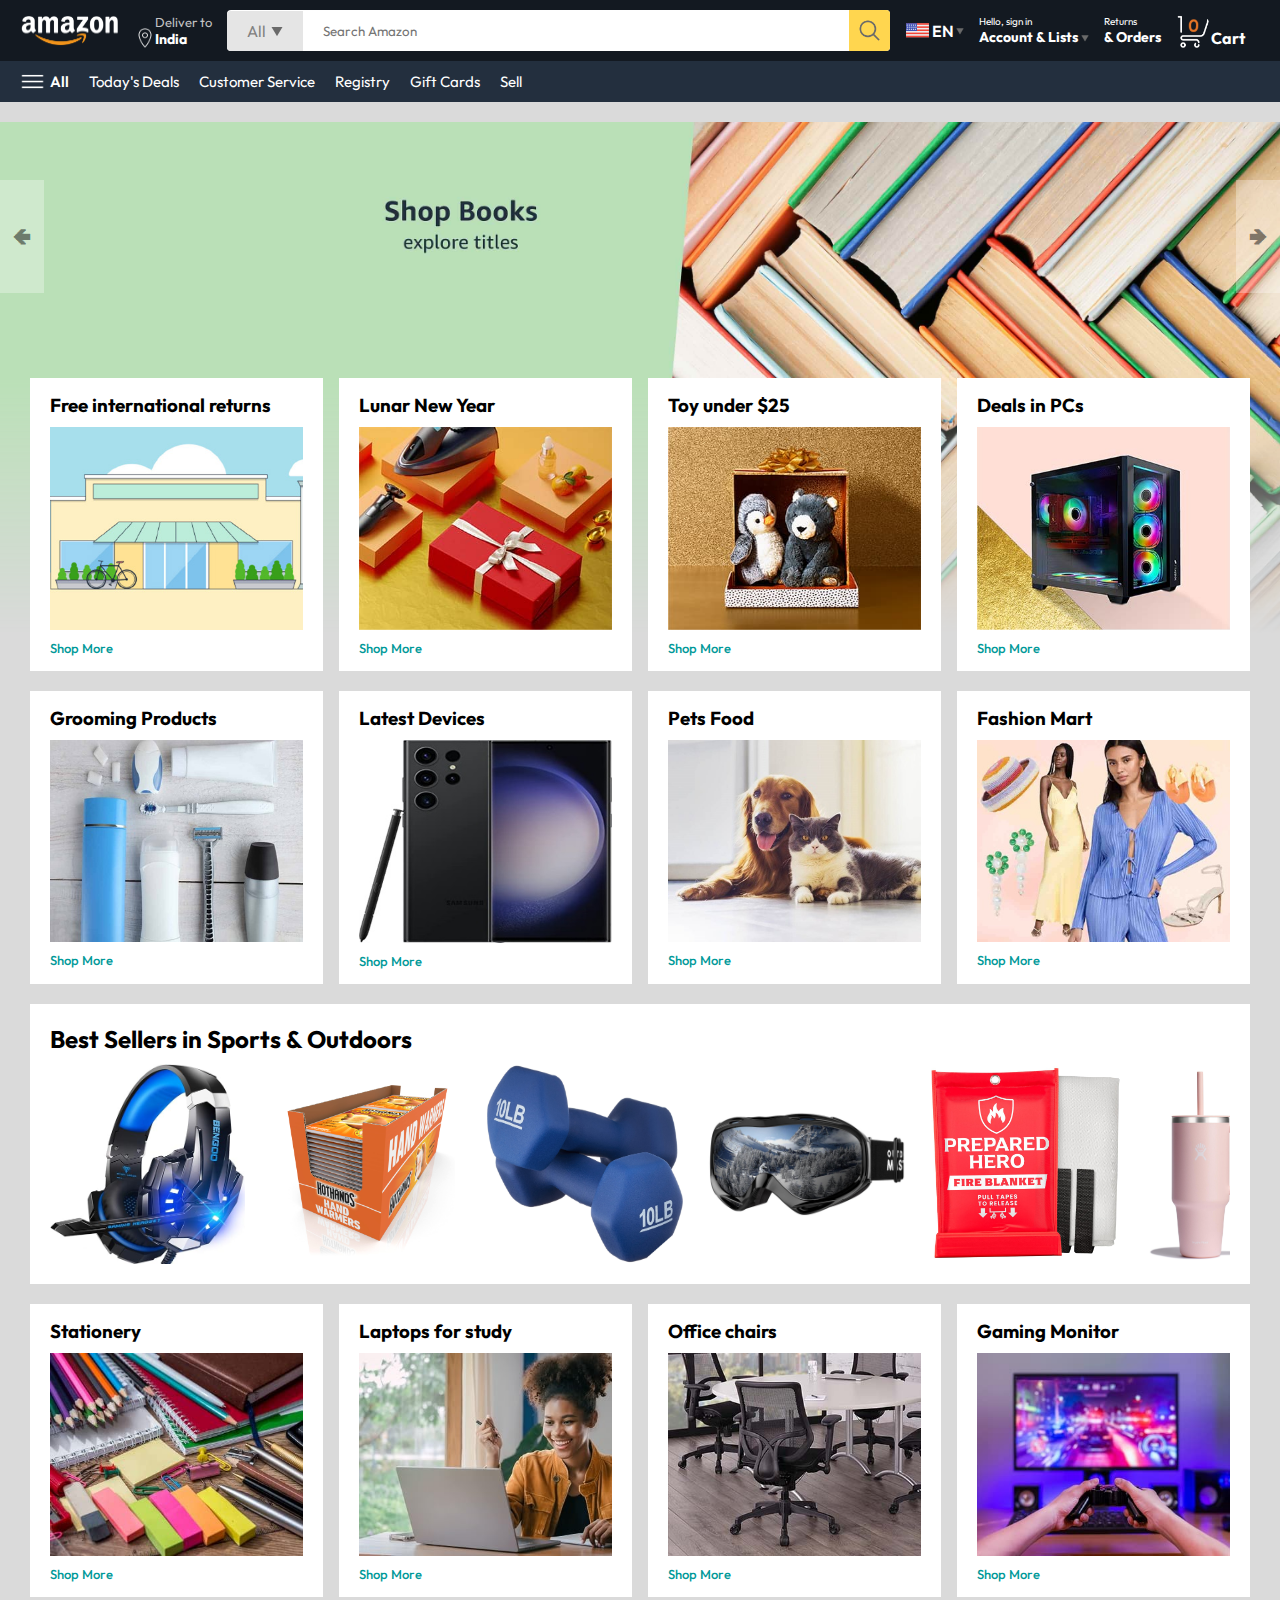
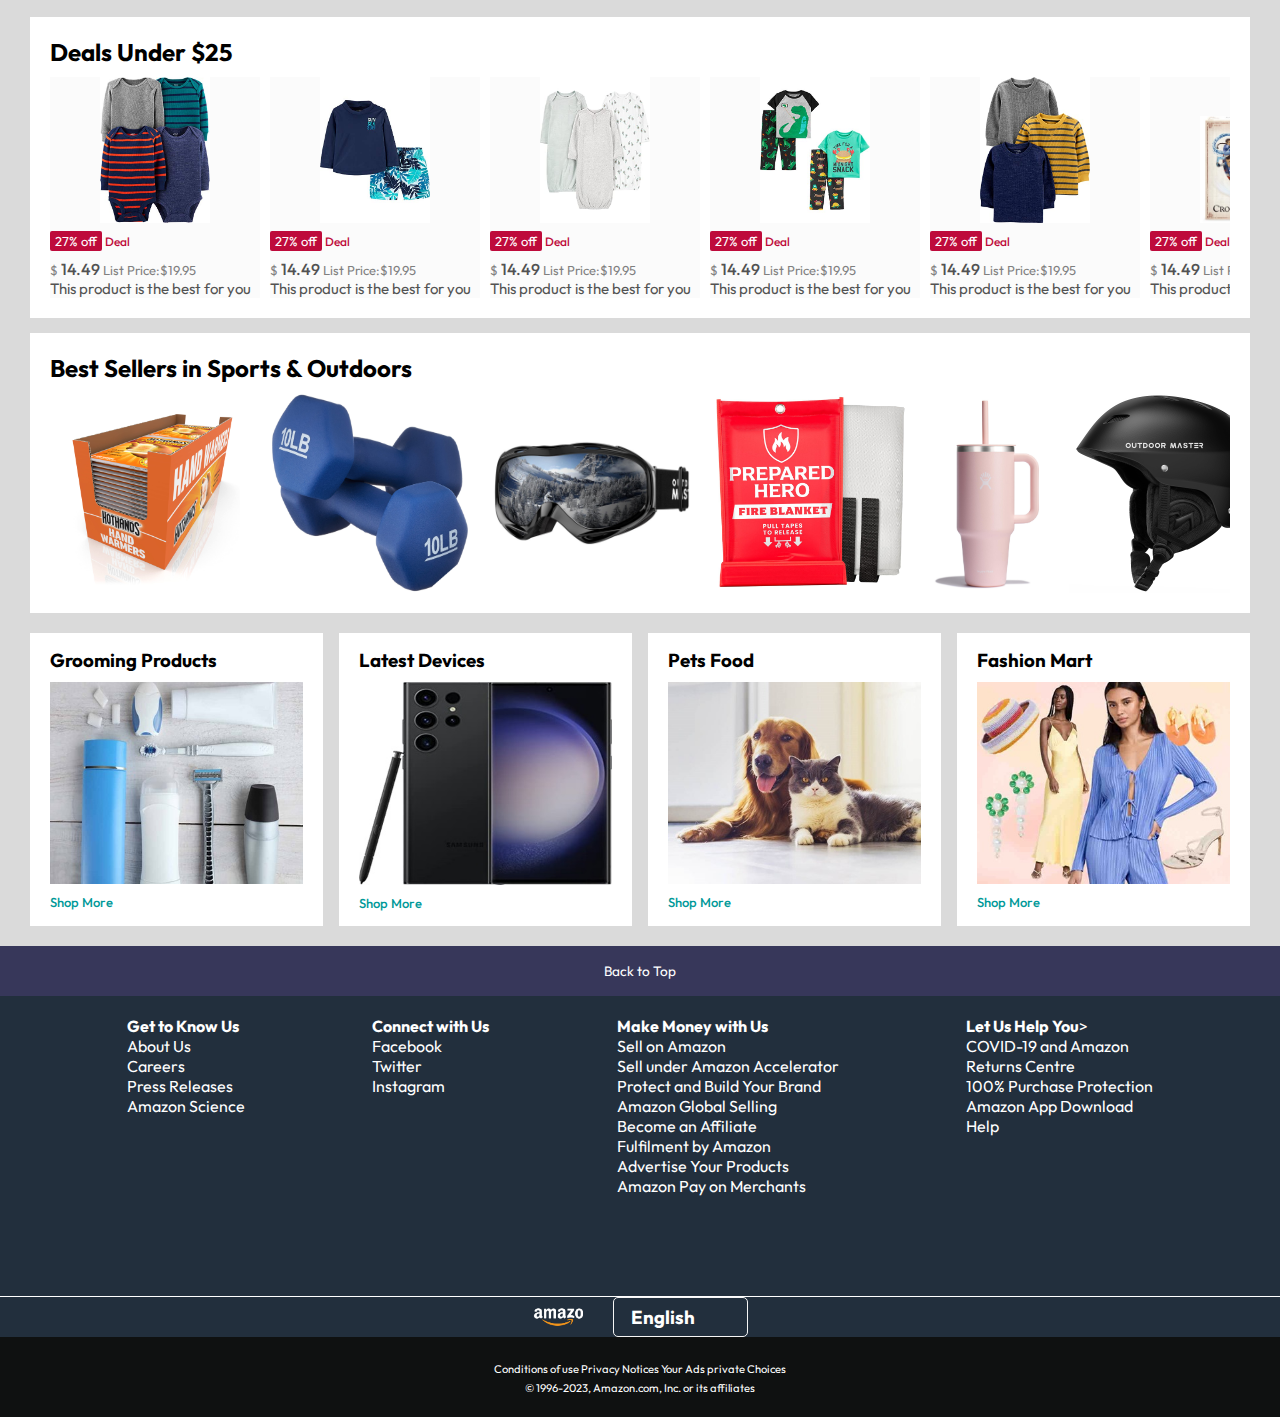
<file: index.html>
<html lang="en">

<head>
    <meta charset="UTF-8">
    <meta name="viewport" content="width=device-width, initial-scale=1.0">
    <title>Amazon Clone</title>
    <link rel="stylesheet" href="./style.css">
</head>

<body>

    <nav>
        <a href="/"><img src="./assets/amazon_logo.png" width="100" alt=""></a>
        <div class="nav-country">
            <img src="./assets/location_icon.png" height="20" alt="">
            <div>
                <p>Deliver to</p>
                <h1>India</h1>
            </div>
        </div>
        <div class="nav-search">
            <div class="nav-search-category">
                <p>All</p>
                <img src="./assets/dropdown_icon.png" height="12" alt="">
            </div>
            <input type="text" class="nav-search-input" placeholder="Search Amazon">
            <img src="./assets/search_icon.png" class="nav-search-icon" alt="">
        </div>
        <div class="nav-language">
            <img src="./assets/us_flag.png" width="25px" alt="">
            <p>EN</p>
            <img src="./assets/dropdown_icon.png" width="8px" alt="">
        </div>
        <div class="nav-texts">
            <p><a href="/login.html">Hello, sign in</a></p>
            <h1>Account & Lists <img src="./assets/dropdown_icon.png" width="8px" alt=""> </h1>
        </div>
        <div class="nav-texts">
            <p>Returns</p>
            <h1>& Orders</h1>
        </div>
        <a href="/login.html" class="mobile-user-icon" style="display: none;">
            <img src="./assets/user.png">
        </a>
        <a href="/cart.html" class="nav-cart">
            <img src="./assets/cart_icon.png" width="35px" alt="">
            <h4>Cart</h4>
        </a>
    </nav>
    <div class="nav-bottom">
        <div>
            <img src="./assets/menu_icon.png" width="25px" alt="">
            <p>All</p>
        </div>
        <p>Today's Deals</p>
        <p>Customer Service</p>
        <p>Registry</p>
        <p>Gift Cards</p>
        <p>Sell</p>
    </div>

    <div class="header-slider" id="slider">
        <a href="#" class="control_prev">&#129144</a>
        <a href="#" class="control_next">&#129146</a>
        <ul>
            <img class="header-img" src="./assets/header1.jpg" alt="">
            <img class="header-img" src="./assets/header2.jpg" alt="">
            <img class="header-img" src="./assets/header3.jpg" alt="">
            <img class="header-img" src="./assets/header4.jpg" alt="">
            <img class="header-img" src="./assets/header5.jpg" alt="">
            <img class="header-img" src="./assets/header6.jpg" alt="">
        </ul>
    </div>

    <div class="header-box box-row">
        <div class="box-col">
            <h3>Free international returns</h3>
            <img src="./assets/box1-1.jpg" alt="">
            <a href="/">Shop More</a>
        </div>
        <div class="box-col">
            <h3>Lunar New Year</h3>
            <img src="./assets/box1-2.jpg" alt="">
            <a href="/">Shop More</a>
        </div>
        <div class="box-col">
            <h3>Toy under $25</h3>
            <img src="./assets/box1-3.jpg" alt="">
            <a href="/">Shop More</a>
        </div>
        <div class="box-col">
            <h3>Deals in PCs</h3>
            <img src="./assets/box1-4.jpg" alt="">
            <a href="/">Shop More</a>
        </div>
    </div>

    <div class="box-row">
        <div class="box-col">
            <h3>Grooming Products</h3>
            <img src="./assets/box2-1.jpg" alt="">
            <a href="/">Shop More</a>
        </div>
        <div class="box-col">
            <h3>Latest Devices</h3>
            <img src="./assets/box2-2.jpg" alt="">
            <a href="/">Shop More</a>
        </div>
        <div class="box-col">
            <h3>Pets Food</h3>
            <img src="./assets/box2-3.jpg" alt="">
            <a href="/">Shop More</a>
        </div>
        <div class="box-col">
            <h3>Fashion Mart</h3>
            <img src="./assets/box2-4.jpg" alt="">
            <a href="/">Shop More</a>
        </div>
    </div>




    <div class="products-slider">
        <h2>Best Sellers in Sports & Outdoors</h2>
        <div class="products">
            <a href="/product.html"><img src="./assets/product_img.jpg" alt=""></a>
            <img src="./assets/product1-1.jpg" alt="">
            <img src="./assets/product1-2.jpg" alt="">
            <img src="./assets/product1-3.jpg" alt="">
            <img src="./assets/product1-4.jpg" alt="">
            <img src="./assets/product1-5.jpg" alt="">
            <img src="./assets/product1-6.jpg" alt="">
            <img src="./assets/product1-7.jpg" alt="">
            <img src="./assets/product1-8.jpg" alt="">
            <img src="./assets/product1-9.jpg" alt="">
            <img src="./assets/product1-10.jpg" alt="">
        </div>
    </div>



    <div class="box-row">
        <div class="box-col">
            <h3>Stationery</h3>
            <img src="./assets/box3-1.jpg" alt="">
            <a href="/">Shop More</a>
        </div>
        <div class="box-col">
            <h3>Laptops for study</h3>
            <img src="./assets/box3-2.jpg" alt="">
            <a href="/">Shop More</a>
        </div>
        <div class="box-col">
            <h3>Office chairs</h3>
            <img src="./assets/box3-3.jpg" alt="">
            <a href="/">Shop More</a>
        </div>
        <div class="box-col">
            <h3>Gaming Monitor</h3>
            <img src="./assets/box3-4.jpg" alt="">
            <a href="/">Shop More</a>
        </div>
    </div>



    <div class="products-slider-with-price">
        <h2>Deals Under $25</h2>
        <div class="products">
            <div class="product-card">
                <div class="product-img-container">
                    <img src="./assets/product2-1.jpg" alt="">
                </div>
                <div class="product-offer">
                    <p>27% off</p> <span>Deal</span>
                </div>
                <p class="product-price">$ <span>14.49</span> List Price:$19.95</p>
                <h4>This product is the best for you</h4>
            </div>
            <div class="product-card">
                <div class="product-img-container">
                    <img src="./assets/product2-2.jpg" alt="">
                </div>
                <div class="product-offer">
                    <p>27% off</p> <span>Deal</span>
                </div>
                <p class="product-price">$ <span>14.49</span> List Price:$19.95</p>
                <h4>This product is the best for you</h4>
            </div>
            <div class="product-card">
                <div class="product-img-container">
                    <img src="./assets/product2-3.jpg" alt="">
                </div>
                <div class="product-offer">
                    <p>27% off</p> <span>Deal</span>
                </div>
                <p class="product-price">$ <span>14.49</span> List Price:$19.95</p>
                <h4>This product is the best for you</h4>
            </div>
            <div class="product-card">
                <div class="product-img-container">
                    <img src="./assets/product2-4.jpg" alt="">
                </div>
                <div class="product-offer">
                    <p>27% off</p> <span>Deal</span>
                </div>
                <p class="product-price">$ <span>14.49</span> List Price:$19.95</p>
                <h4>This product is the best for you</h4>
            </div>
            <div class="product-card">
                <div class="product-img-container">
                    <img src="./assets/product2-5.jpg" alt="">
                </div>
                <div class="product-offer">
                    <p>27% off</p> <span>Deal</span>
                </div>
                <p class="product-price">$ <span>14.49</span> List Price:$19.95</p>
                <h4>This product is the best for you</h4>
            </div>
            <div class="product-card">
                <div class="product-img-container">
                    <img src="./assets/product2-6.jpg" alt="">
                </div>
                <div class="product-offer">
                    <p>27% off</p> <span>Deal</span>
                </div>
                <p class="product-price">$ <span>14.49</span> List Price:$19.95</p>
                <h4>This product is the best for you</h4>
            </div>
            <div class="product-card">
                <div class="product-img-container">
                    <img src="./assets/product2-7.jpg" alt="">
                </div>
                <div class="product-offer">
                    <p>27% off</p> <span>Deal</span>
                </div>
                <p class="product-price">$ <span>14.49</span> List Price:$19.95</p>
                <h4>This product is the best for you</h4>
            </div>
            <div class="product-card">
                <div class="product-img-container">
                    <img src="./assets/product2-8.jpg" alt="">
                </div>
                <div class="product-offer">
                    <p>27% off</p> <span>Deal</span>
                </div>
                <p class="product-price">$ <span>14.49</span> List Price:$19.95</p>
                <h4>This product is the best for you</h4>
            </div>
            <div class="product-card">
                <div class="product-img-container">
                    <img src="./assets/product2-9.jpg" alt="">
                </div>
                <div class="product-offer">
                    <p>27% off</p> <span>Deal</span>
                </div>
                <p class="product-price">$ <span>14.49</span> List Price:$19.95</p>
                <h4>This product is the best for you</h4>
            </div>
            <div class="product-card">
                <div class="product-img-container">
                    <img src="./assets/product2-10.jpg" alt="">
                </div>
                <div class="product-offer">
                    <p>27% off</p> <span>Deal</span>
                </div>
                <p class="product-price">$ <span>14.49</span> List Price:$19.95</p>
                <h4>This product is the best for you</h4>
            </div>
            <div class="product-card">
                <div class="product-img-container">
                    <img src="./assets/product2-11.jpg" alt="">
                </div>
                <div class="product-offer">
                    <p>27% off</p> <span>Deal</span>
                </div>
                <p class="product-price">$ <span>14.49</span> List Price:$19.95</p>
                <h4>This product is the best for you</h4>
            </div>
        </div>
    </div>



    <div class="products-slider">
        <h2>Best Sellers in Sports & Outdoors</h2>
        <div class="products">
            <img src="./assets/product1-1.jpg" alt="">
            <img src="./assets/product1-2.jpg" alt="">
            <img src="./assets/product1-3.jpg" alt="">
            <img src="./assets/product1-4.jpg" alt="">
            <img src="./assets/product1-5.jpg" alt="">
            <img src="./assets/product1-6.jpg" alt="">
            <img src="./assets/product1-7.jpg" alt="">
            <img src="./assets/product1-8.jpg" alt="">
            <img src="./assets/product1-9.jpg" alt="">
            <img src="./assets/product1-10.jpg" alt="">
        </div>
    </div>



    <div class="box-row">
        <div class="box-col">
            <h3>Grooming Products</h3>
            <img src="./assets/box2-1.jpg" alt="">
            <a href="/">Shop More</a>
        </div>
        <div class="box-col">
            <h3>Latest Devices</h3>
            <img src="./assets/box2-2.jpg" alt="">
            <a href="/">Shop More</a>
        </div>
        <div class="box-col">
            <h3>Pets Food</h3>
            <img src="./assets/box2-3.jpg" alt="">
            <a href="/">Shop More</a>
        </div>
        <div class="box-col">
            <h3>Fashion Mart</h3>
            <img src="./assets/box2-4.jpg" alt="">
            <a href="/">Shop More</a>
        </div>
    </div>



    <footer>
        <div class="foot-panel1">
            <a href="#" >Back to Top</a>
        </div>
        <div class="foot-panel2">
            <ul>
                <p><b>Get to Know Us</b></p>
                <p>About Us</p>
                <p>Careers</p>
                <p>Press Releases</p>
                <p>Amazon Science</p>
            </ul>
            <ul>
                <p><b>Connect with Us</b></p>
                <p>Facebook</p>
                <p>Twitter</p>
                <p>Instagram</p>
            
            </ul>
            <ul>
                <p><b>Make Money with Us</b></p>
                <p>Sell on Amazon</p>
                <p>Sell under Amazon Accelerator</p>
                <p>Protect and Build Your Brand</p>
                <p>Amazon Global Selling</p>
                <p>Become an Affiliate</p>
                <p>Fulfilment by Amazon</p>
                <p>Advertise Your Products</p>
                <p>Amazon Pay on Merchants</p>
            </ul>
            <ul>
                <p><b>Let Us Help You</b>></p>
                <p>COVID-19 and Amazon</p>
                <p>Returns Centre</p>
                <p>100% Purchase Protection</p>
                <p>Amazon App Download</p>
                <p>Help</p>
            </ul>
        </div>
        <div class="foot-panel3">
            <div class="logo"></div>
            <div class="english">
                <div class="lang-button">
                    <div class="global"> <i class="fa-solid fa-globe"></i></div>
                    <h3>English</h3>
                </div>
                <div class="as2">
                    <i id="up" class="fa-solid fa-sort-up"></i>
                    <i id="down" class="fa-solid fa-sort-down"></i>
                </div>
            </div>

        </div>
        <div class="footpanel4">
            <div class="pages">
                <a>Conditions of use</a>
                <a>Privacy Notices</a>
                <a>Your Ads private Choices</a>
            </div>
            <div class="copyright">
                © 1996-2023, Amazon.com, Inc. or its affiliates
            </div>
        </div>
    </footer>
    <script src="./script.js"></script>
</body>

</html>
</file>
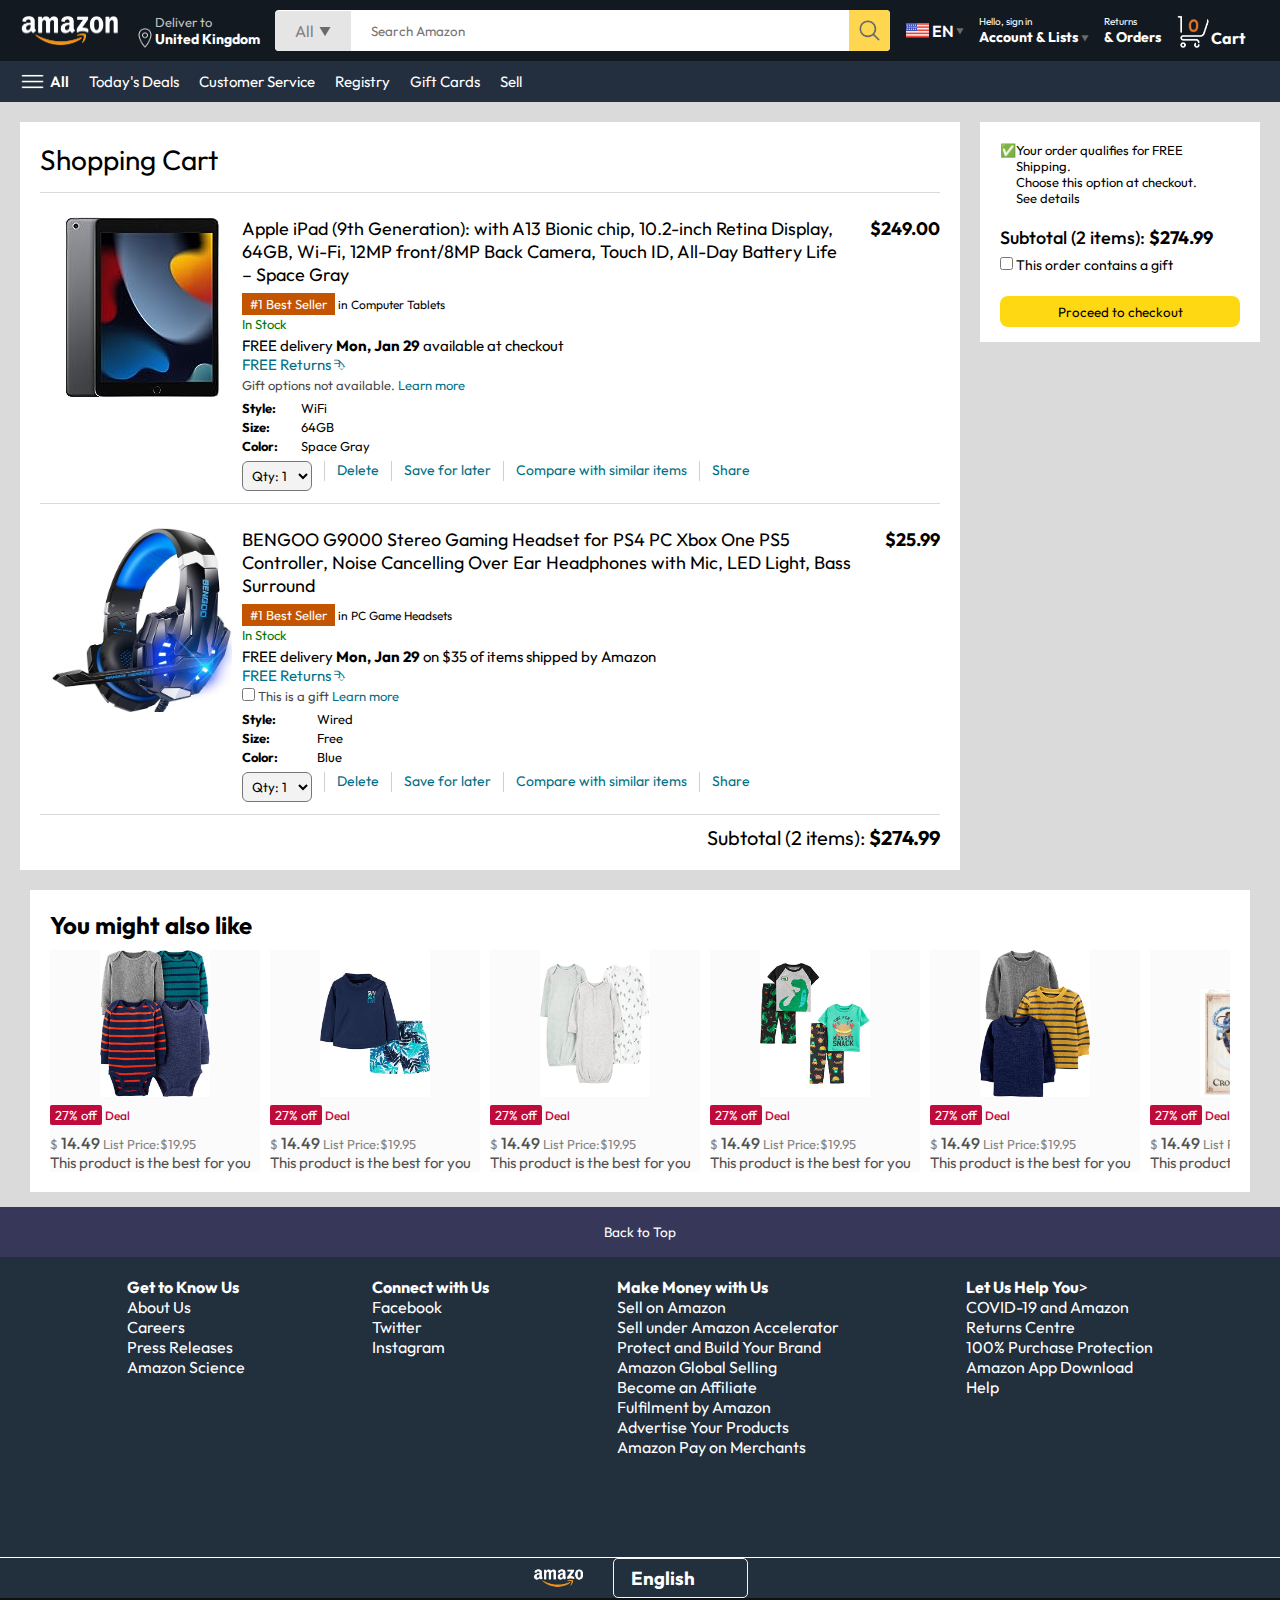
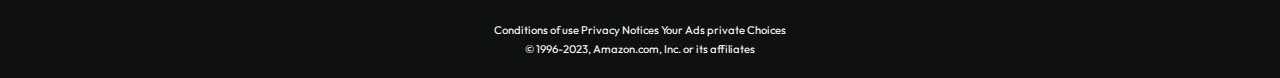
<file: cart.html>
<html lang="en">

<head>
    <meta charset="UTF-8">
    <meta name="viewport" content="width=device-width, initial-scale=1.0">
    <title>Cart</title>
    <link rel="stylesheet" href="./cart.css">
    <link rel="stylesheet" href="./style.css">
</head>

<body>
    <nav>
        <a href="/"><img src="./assets/amazon_logo.png" width="100" alt=""></a>
        <div class="nav-country">
            <img src="./assets/location_icon.png" height="20" alt="">
            <div>
                <p>Deliver to</p>
                <h1>United Kingdom</h1>
            </div>
        </div>
        <div class="nav-search">
            <div class="nav-search-category">
                <p>All</p>
                <img src="./assets/dropdown_icon.png" height="12" alt="">
            </div>
            <input type="text" class="nav-search-input" placeholder="Search Amazon">
            <img src="./assets/search_icon.png" class="nav-search-icon" alt="">
        </div>
        <div class="nav-language">
            <img src="./assets/us_flag.png" width="25px" alt="">
            <p>EN</p>
            <img src="./assets/dropdown_icon.png" width="8px" alt="">
        </div>
        <div class="nav-texts">
            <p><a href="/login.html">Hello, sign in</a></p>
            <h1>Account & Lists <img src="./assets/dropdown_icon.png" width="8px" alt=""> </h1>
        </div>
        <div class="nav-texts">
            <p>Returns</p>
            <h1>& Orders</h1>
        </div>
        <a href="/login.html" class="mobile-user-icon" style="display: none;">
            <img src="./assets/user.png">
        </a>
        <a href="/cart.html" class="nav-cart">
            <img src="./assets/cart_icon.png" width="35px" alt="">
            <h4>Cart</h4>
        </a>
    </nav>
    <div class="nav-bottom">
        <div>
            <img src="./assets/menu_icon.png" width="25px" alt="">
            <p>All</p>
        </div>
        <p>Today's Deals</p>
        <p>Customer Service</p>
        <p>Registry</p>
        <p>Gift Cards</p>
        <a href="./product.html">Sell</a>
    </div>

    <div class="cart">
        <div class="cart-left">
            <h1>Shopping Cart</h1>
            <hr>
            <div class="product-cart-list">
                <img src="./assets/ipad_img.jpg" alt="">
                <div>
                    <div class="product-cart-titleprice">
                        <p>Apple iPad (9th Generation): with A13 Bionic chip, 10.2-inch Retina Display, 64GB, Wi-Fi,
                            12MP front/8MP Back Camera, Touch ID, All-Day Battery Life – Space Gray</p>
                        <p><b>$249.00</b></p>
                    </div>
                    <p class="product-cart-bestseller"><span>#1 Best Seller</span> in Computer Tablets</p>
                    <p class="product-cart-stock">In Stock</p>
                    <p class="product-cart-delivery">FREE delivery <b>Mon, Jan 29</b> available at checkout</p>
                    <p class="product-cart-returns">FREE Returns &#11191</p>
                    <p class="product-cart-giftoption">Gift options not available. <span>Learn more</span></p>
                    <div class="product-cart-specs">
                        <p><b>Style:</b></p>
                        <p>WiFi</p>
                        <p><b>Size:</b></p>
                        <p>64GB</p>
                        <p><b>Color:</b></p>
                        <p>Space Gray</p>
                    </div>
                    <div class="product-cart-list-action">
                        <select>
                            <option value="Qty: 1">Qty: 1</option>
                            <option value="Qty: 2">Qty: 2</option>
                            <option value="Qty: 3">Qty: 3</option>
                            <option value="Qty: 4">Qty: 4</option>
                            <option value="Qty: 5">Qty: 5</option>
                        </select>
                        <hr>
                        <p class="action-btn">Delete</p>
                        <hr>
                        <p class="action-btn">Save for later</p>
                        <hr>
                        <p class="action-btn">Compare with similar items</p>
                        <hr>
                        <p class="action-btn">Share</p>
                    </div>
                </div>
            </div>
            <hr>
            <div class="product-cart-list">
                <img src="./assets/product_img.jpg" width="180px" alt="">
                <div>
                    <div class="product-cart-titleprice">
                        <p>BENGOO G9000 Stereo Gaming Headset for PS4 PC Xbox One PS5 Controller, Noise Cancelling Over
                            Ear Headphones with Mic, LED Light, Bass Surround</p>
                        <p><b>$25.99</b></p>
                    </div>
                    <p class="product-cart-bestseller"><span>#1 Best Seller</span> in PC Game Headsets</p>
                    <p class="product-cart-stock">In Stock</p>
                    <p class="product-cart-delivery">FREE delivery <b>Mon, Jan 29</b> on $35 of items shipped by Amazon
                    </p>
                    <p class="product-cart-returns">FREE Returns &#11191</p>
                    <p class="product-cart-giftoption"><input type="checkbox"> This is a gift <span>Learn more</span>
                    </p>
                    <div class="product-cart-specs">
                        <p><b>Style:</b></p>
                        <p>Wired</p>
                        <p><b>Size:</b></p>
                        <p>Free</p>
                        <p><b>Color:</b></p>
                        <p>Blue</p>
                    </div>
                    <div class="product-cart-list-action">
                        <select>
                            <option value="Qty: 1">Qty: 1</option>
                            <option value="Qty: 2">Qty: 2</option>
                            <option value="Qty: 3">Qty: 3</option>
                            <option value="Qty: 4">Qty: 4</option>
                            <option value="Qty: 5">Qty: 5</option>
                        </select>
                        <hr>
                        <p class="action-btn">Delete</p>
                        <hr>
                        <p class="action-btn">Save for later</p>
                        <hr>
                        <p class="action-btn">Compare with similar items</p>
                        <hr>
                        <p class="action-btn">Share</p>
                    </div>
                </div>
            </div>
            <hr>
            <div class="cart-list-subtotal">
                Subtotal (2 items): <b>$274.99</b>
            </div>
        </div>
        <div class="cart-right">
            <div class="cart-free-delivery">
                <p>&#x2705</p>
                <p>Your order qualifies for FREE Shipping. <br> Choose this option at checkout. <br> See details</p>
            </div>
            <p class="cart-subtotal">Subtotal (2 items): <b>$274.99</b></p>
            <p class="cart-right-gift"><input type="checkbox"> This order contains a gift</p>
            <button>Proceed to checkout</button>
        </div>
    </div>

    <section class="products-slider-with-price">
        <h2>You might also like</h2>
        <div class="products">
            <div class="product-card">
                <div class="product-img-container">
                    <img src="./assets/product2-1.jpg" alt="">
                </div>
                <div class="product-offer">
                    <p>27% off</p> <span>Deal</span>
                </div>
                <p class="product-price">$ <span>14.49</span> List Price:$19.95</p>
                <h4>This product is the best for you</h4>
            </div>
            <div class="product-card">
                <div class="product-img-container">
                    <img src="./assets/product2-2.jpg" alt="">
                </div>
                <div class="product-offer">
                    <p>27% off</p> <span>Deal</span>
                </div>
                <p class="product-price">$ <span>14.49</span> List Price:$19.95</p>
                <h4>This product is the best for you</h4>
            </div>
            <div class="product-card">
                <div class="product-img-container">
                    <img src="./assets/product2-3.jpg" alt="">
                </div>
                <div class="product-offer">
                    <p>27% off</p> <span>Deal</span>
                </div>
                <p class="product-price">$ <span>14.49</span> List Price:$19.95</p>
                <h4>This product is the best for you</h4>
            </div>
            <div class="product-card">
                <div class="product-img-container">
                    <img src="./assets/product2-4.jpg" alt="">
                </div>
                <div class="product-offer">
                    <p>27% off</p> <span>Deal</span>
                </div>
                <p class="product-price">$ <span>14.49</span> List Price:$19.95</p>
                <h4>This product is the best for you</h4>
            </div>
            <div class="product-card">
                <div class="product-img-container">
                    <img src="./assets/product2-5.jpg" alt="">
                </div>
                <div class="product-offer">
                    <p>27% off</p> <span>Deal</span>
                </div>
                <p class="product-price">$ <span>14.49</span> List Price:$19.95</p>
                <h4>This product is the best for you</h4>
            </div>
            <div class="product-card">
                <div class="product-img-container">
                    <img src="./assets/product2-6.jpg" alt="">
                </div>
                <div class="product-offer">
                    <p>27% off</p> <span>Deal</span>
                </div>
                <p class="product-price">$ <span>14.49</span> List Price:$19.95</p>
                <h4>This product is the best for you</h4>
            </div>
            <div class="product-card">
                <div class="product-img-container">
                    <img src="./assets/product2-7.jpg" alt="">
                </div>
                <div class="product-offer">
                    <p>27% off</p> <span>Deal</span>
                </div>
                <p class="product-price">$ <span>14.49</span> List Price:$19.95</p>
                <h4>This product is the best for you</h4>
            </div>
            <div class="product-card">
                <div class="product-img-container">
                    <img src="./assets/product2-8.jpg" alt="">
                </div>
                <div class="product-offer">
                    <p>27% off</p> <span>Deal</span>
                </div>
                <p class="product-price">$ <span>14.49</span> List Price:$19.95</p>
                <h4>This product is the best for you</h4>
            </div>
            <div class="product-card">
                <div class="product-img-container">
                    <img src="./assets/product2-9.jpg" alt="">
                </div>
                <div class="product-offer">
                    <p>27% off</p> <span>Deal</span>
                </div>
                <p class="product-price">$ <span>14.49</span> List Price:$19.95</p>
                <h4>This product is the best for you</h4>
            </div>
            <div class="product-card">
                <div class="product-img-container">
                    <img src="./assets/product2-10.jpg" alt="">
                </div>
                <div class="product-offer">
                    <p>27% off</p> <span>Deal</span>
                </div>
                <p class="product-price">$ <span>14.49</span> List Price:$19.95</p>
                <h4>This product is the best for you</h4>
            </div>
            <div class="product-card">
                <div class="product-img-container">
                    <img src="./assets/product2-11.jpg" alt="">
                </div>
                <div class="product-offer">
                    <p>27% off</p> <span>Deal</span>
                </div>
                <p class="product-price">$ <span>14.49</span> List Price:$19.95</p>
                <h4>This product is the best for you</h4>
            </div>
            <div class="product-card">
                <div class="product-img-container">
                    <img src="./assets/product2-12.jpg" alt="">
                </div>
                <div class="product-offer">
                    <p>27% off</p> <span>Deal</span>
                </div>
                <p class="product-price">$ <span>14.49</span> List Price:$19.95</p>
                <h4>This product is the best for you</h4>
            </div>
        </div>
    </section>

    <footer>
        <div class="foot-panel1">
            <a href="#" >Back to Top</a>
        </div>
        <div class="foot-panel2">
            <ul>
                <p><b>Get to Know Us</b></p>
                <p>About Us</p>
                <p>Careers</p>
                <p>Press Releases</p>
                <p>Amazon Science</p>
            </ul>
            <ul>
                <p><b>Connect with Us</b></p>
                <p>Facebook</p>
                <p>Twitter</p>
                <p>Instagram</p>
            
            </ul>
            <ul>
                <p><b>Make Money with Us</b></p>
                <p>Sell on Amazon</p>
                <p>Sell under Amazon Accelerator</p>
                <p>Protect and Build Your Brand</p>
                <p>Amazon Global Selling</p>
                <p>Become an Affiliate</p>
                <p>Fulfilment by Amazon</p>
                <p>Advertise Your Products</p>
                <p>Amazon Pay on Merchants</p>
            </ul>
            <ul>
                <p><b>Let Us Help You</b>></p>
                <p>COVID-19 and Amazon</p>
                <p>Returns Centre</p>
                <p>100% Purchase Protection</p>
                <p>Amazon App Download</p>
                <p>Help</p>
            </ul>
        </div>
        <div class="foot-panel3">
            <div class="logo"></div>
            <div class="english">
                <div class="lang-button">
                    <div class="global"> <i class="fa-solid fa-globe"></i></div>
                    <h3>English</h3>
                </div>
                <div class="as2">
                    <i id="up" class="fa-solid fa-sort-up"></i>
                    <i id="down" class="fa-solid fa-sort-down"></i>
                </div>
            </div>

        </div>
        <div class="footpanel4">
            <div class="pages">
                <a>Conditions of use</a>
                <a>Privacy Notices</a>
                <a>Your Ads private Choices</a>
            </div>
            <div class="copyright">
                © 1996-2023, Amazon.com, Inc. or its affiliates
            </div>
        </div>
    </footer>


<script>
    const scrollContainer = document.querySelectorAll(".products");
        for (const item of scrollContainer) {
            item.addEventListener("wheel", (evt) => {
            evt.preventDefault();
            item.scrollLeft += evt.deltaY;
        });
    }
</script>
</body>

</html>
</file>
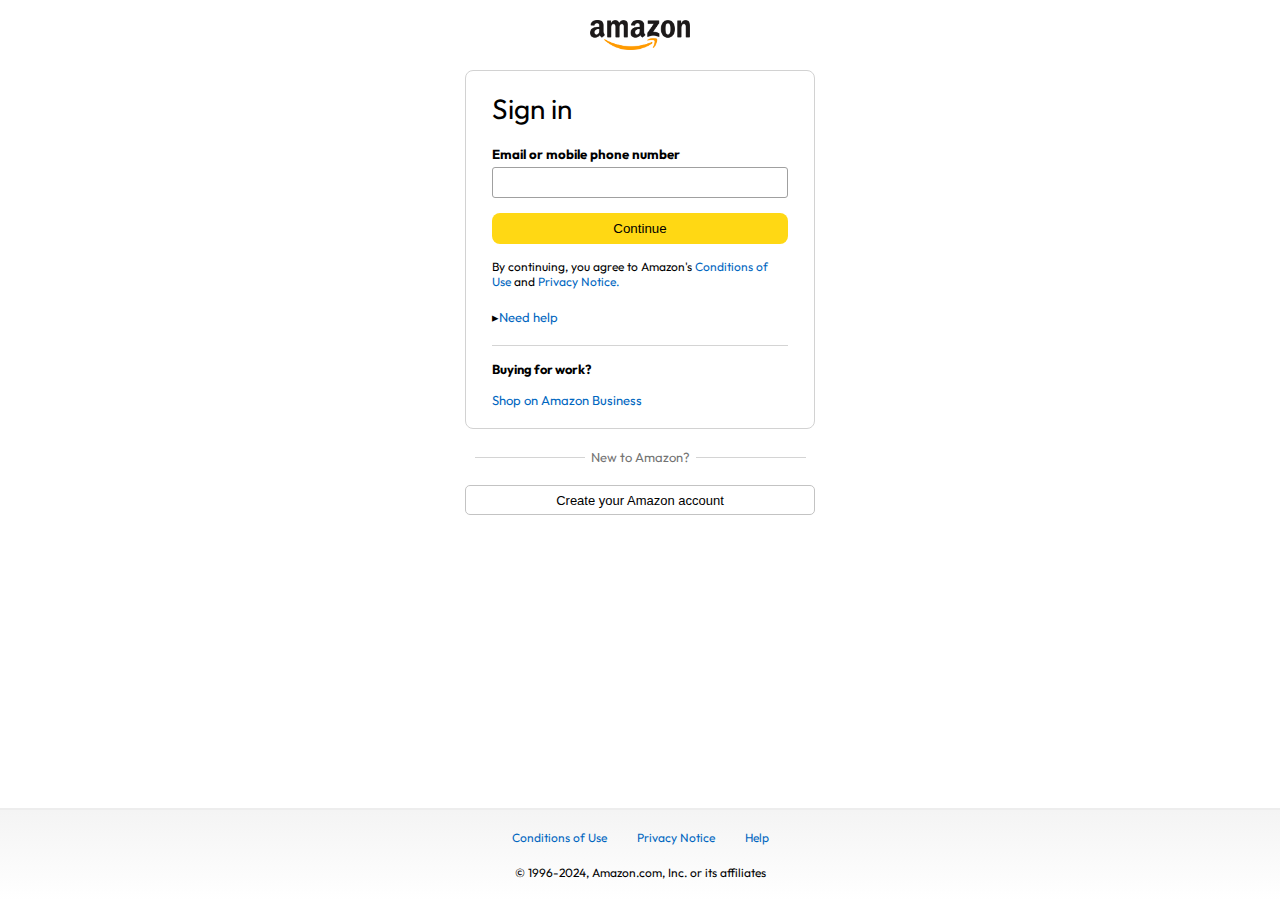
<file: login.html>
<html lang="en">
<head>
    <meta charset="UTF-8">
    <meta name="viewport" content="width=device-width, initial-scale=1.0">
    <title>Login</title>
    <link rel="stylesheet" href="./login.css">
</head>
<body>
    <a href="/"><img class="logo" src="./assets/amazon_logo_dark.png" width="100px" alt=""></a>
    <div class="login-container">
        <h1 class="login-title">Sign in</h1>
        <h5 class="input-lable">Email or mobile phone number</h5>
        <input type="text" >
        <button>Continue</button>
        <p class="login-condition">By continuing, you agree to Amazon's <span>Conditions of Use</span> and <span>Privacy Notice.</span></p>
        <p class="login-help">&#9656<span>Need help</span></p>
        <hr>
        <h4>Buying for work?</h4>
        <p class="login-business"><span>Shop on Amazon Business</span></p>
    </div>
    <div class="login-section-text">
        <hr><p>New to Amazon?</p><hr>
    </div>
    <a href="./signup.html"><button class="login-signup-btn">Create your Amazon account</button></a>
    <footer>
        <div class="footer-links">
            <a href="#"> Conditions of Use </a>
            <a href="#"> Privacy Notice </a>
            <a href="#"> Help </a>
        </div>
        <p class="footer-copyright">
            © 1996-2024, Amazon.com, Inc. or its affiliates
        </p>
    </footer>
</body>
</html>
</file>
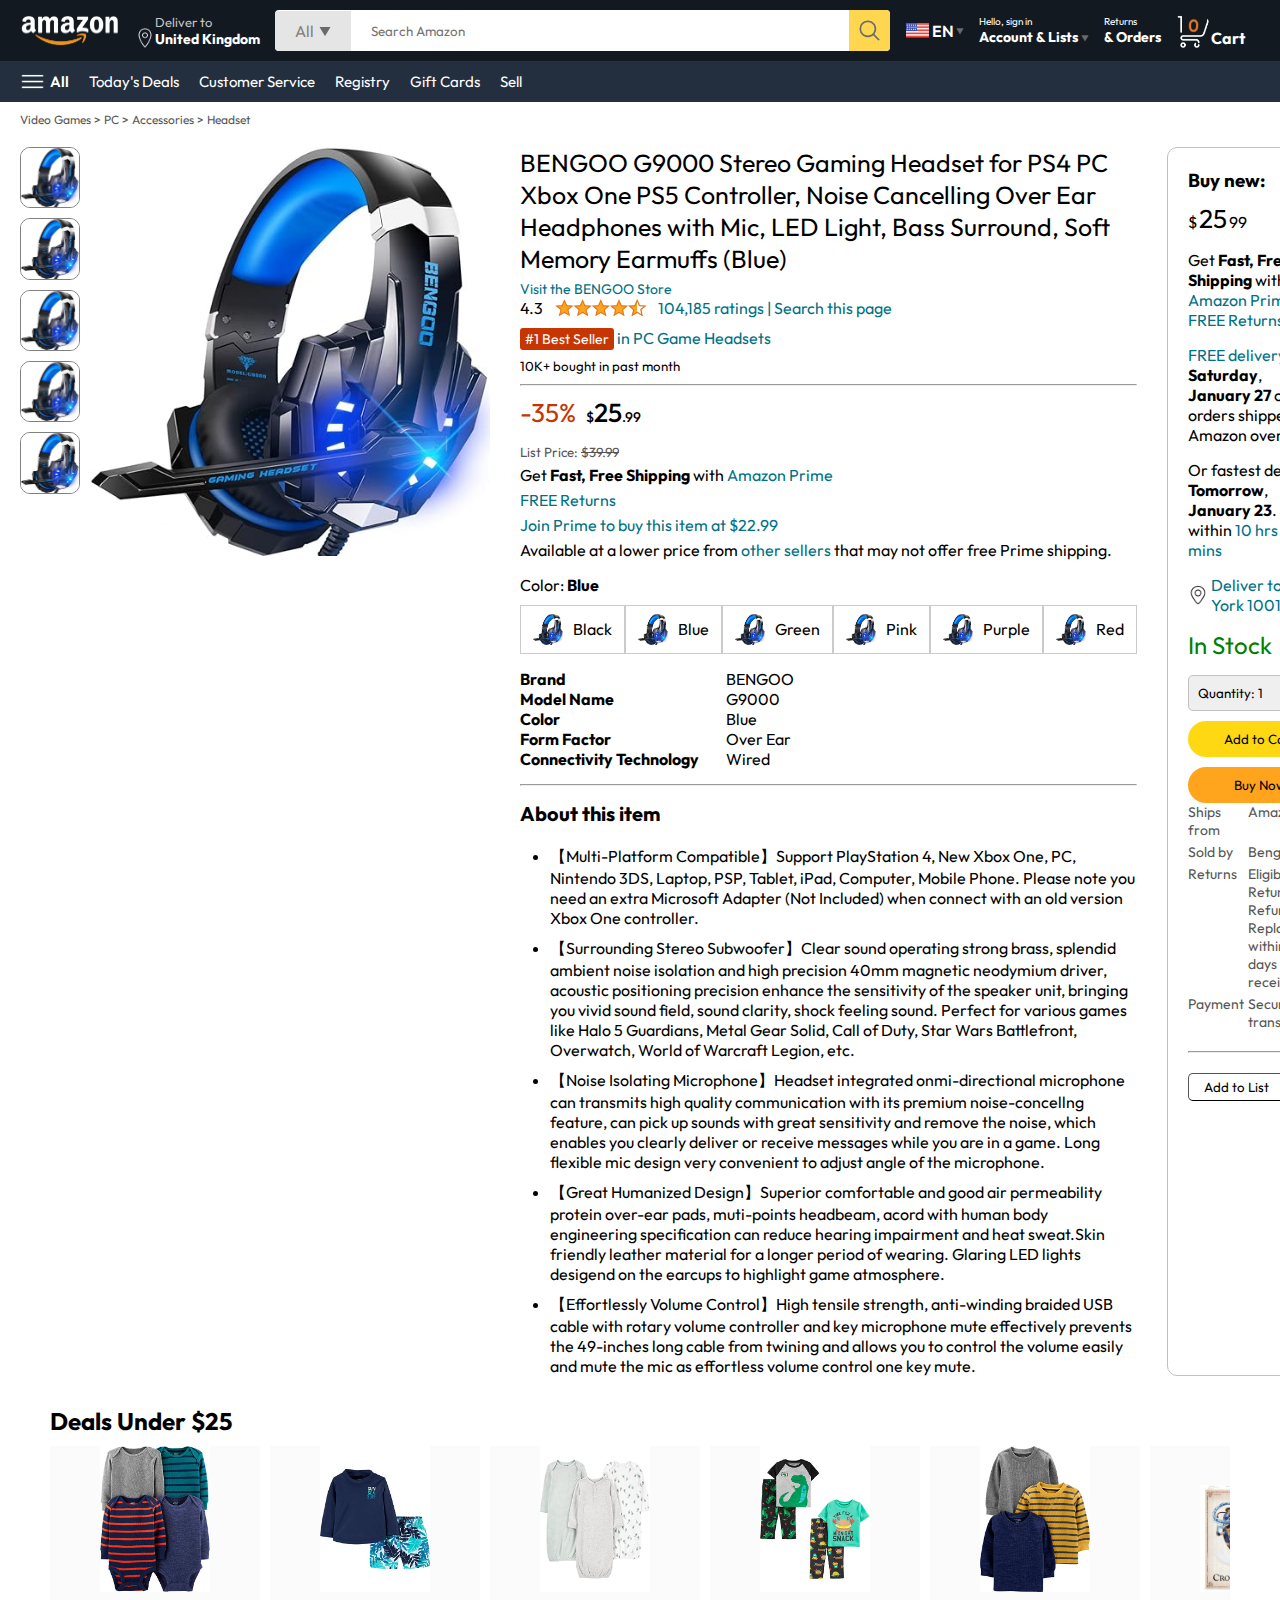
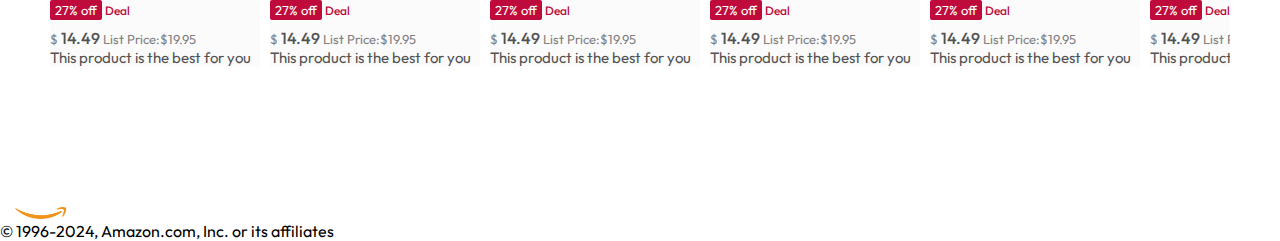
<file: product.html>
<html lang="en">

<head>
    <meta charset="UTF-8">
    <meta name="viewport" content="width=device-width, initial-scale=1.0">
    <title>Product Page</title>
    <link rel="stylesheet" href="./style.css">
    <link rel="stylesheet" href="./product.css">
</head>

<body>
    <nav>
        <a href="/"><img src="./assets/amazon_logo.png" width="100" alt=""></a>
        <div class="nav-country">
            <img src="./assets/location_icon.png" height="20" alt="">
            <div>
                <p>Deliver to</p>
                <h1>United Kingdom</h1>
            </div>
        </div>
        <div class="nav-search">
            <div class="nav-search-category">
                <p>All</p>
                <img src="./assets/dropdown_icon.png" height="12" alt="">
            </div>
            <input type="text" class="nav-search-input" placeholder="Search Amazon">
            <img src="./assets/search_icon.png" class="nav-search-icon" alt="">
        </div>
        <div class="nav-language">
            <img src="./assets/us_flag.png" width="25px" alt="">
            <p>EN</p>
            <img src="./assets/dropdown_icon.png" width="8px" alt="">
        </div>
        <div class="nav-texts">
            <p><a href="/login.html">Hello, sign in</a></p>
            <h1>Account & Lists <img src="./assets/dropdown_icon.png" width="8px" alt=""> </h1>
        </div>
        <div class="nav-texts">
            <p>Returns</p>
            <h1>& Orders</h1>
        </div>
        <a href="/login.html" class="mobile-user-icon" style="display: none;">
            <img src="./assets/user.png">
        </a>
        <a href="/cart.html" class="nav-cart">
            <img src="./assets/cart_icon.png" width="35px" alt="">
            <h4>Cart</h4>
        </a>
    </nav>
    <div class="nav-bottom">
        <div>
            <img src="./assets/menu_icon.png" width="25px" alt="">
            <p>All</p>
        </div>
        <p>Today's Deals</p>
        <p>Customer Service</p>
        <p>Registry</p>
        <p>Gift Cards</p>
        <p>Sell</p>
    </div>

    <p class="breadcrum">
        Video Games > PC > Accessories > Headset
    </p>

    <div class="product-display">
        <div class="product-d-image">
            <div class="product-list-image">
                <img src="./assets/product_img.jpg" width="60" alt="">
                <img src="./assets/product_img.jpg" width="60" alt="">
                <img src="./assets/product_img.jpg" width="60" alt="">
                <img src="./assets/product_img.jpg" width="60" alt="">
                <img src="./assets/product_img.jpg" width="60" alt="">
            </div>
            <div class="product-main-image">
                <img src="./assets/product_img.jpg" width="400" alt="">
            </div>
        </div>
        <div class="product-d-details">
            <p class="product-title">
                BENGOO G9000 Stereo Gaming Headset for PS4 PC Xbox One PS5 Controller, Noise Cancelling Over Ear
                Headphones with Mic, LED Light, Bass Surround, Soft Memory Earmuffs (Blue)
            </p>
            <p class="product-store">
                Visit the BENGOO Store
            </p>
            <div class="product-rating">
                <div>
                    <div>4.3 <img src="./assets/rating_img.png" height="20px" alt=""></div>
                    <p>104,185 ratings | Search this page</p>
                </div>
                <p><span>#1 Best Seller</span> in PC Game Headsets</p>
                <h5>10K+ bought in past month</h5>
                <hr>
            </div>
            <div class="product-prices">
                <div>
                    <p>-35%</p>
                    <h1>$<span>25</span>.99</h1>
                </div>
                <h5>List Price: <span>$39.99</span></h5>
                <p>Get <b>Fast, Free Shipping</b> with <span>Amazon Prime</span></p>
                <p><span>FREE Returns</span></p>
                <p><span>Join Prime to buy this item at $22.99</span></p>
                <p>Available at a lower price from <span>other sellers</span> that may not offer free Prime shipping.
                </p>
            </div>
            <div class="product-color-selection">
                <p>Color: <b>Blue</b></p>
                <div class="product-color-options">
                    <div class="option">
                        <img src="./assets/product_img.jpg" width="30px" alt="">
                        <p>Black</p>
                    </div>
                    <div class="option">
                        <img src="./assets/product_img.jpg" width="30px" alt="">
                        <p>Blue</p>
                    </div>
                    <div class="option">
                        <img src="./assets/product_img.jpg" width="30px" alt="">
                        <p>Green</p>
                    </div>
                    <div class="option">
                        <img src="./assets/product_img.jpg" width="30px" alt="">
                        <p>Pink</p>
                    </div>
                    <div class="option">
                        <img src="./assets/product_img.jpg" width="30px" alt="">
                        <p>Purple</p>
                    </div>
                    <div class="option">
                        <img src="./assets/product_img.jpg" width="30px" alt="">
                        <p>Red</p>
                    </div>
                </div>
            </div>
            <div class="product-info">
                <p><b>Brand</b></p>
                <p>BENGOO</p>
                <p><b>Model Name</b></p>
                <p>G9000</p>
                <p><b>Color</b></p>
                <p>Blue</p>
                <p><b>Form Factor</b></p>
                <p>Over Ear</p>
                <p><b>Connectivity Technology</b></p>
                <p>Wired</p>
            </div>
            <hr>
            <div class="product-description">
                <h1>About this item</h1>
                <ul>
                    <li>【Multi-Platform Compatible】Support PlayStation 4, New Xbox One, PC, Nintendo 3DS, Laptop, PSP, Tablet, iPad, Computer, Mobile Phone. Please note you need an extra Microsoft Adapter (Not Included) when connect with an old version Xbox One controller.</li>
                    <li>【Surrounding Stereo Subwoofer】Clear sound operating strong brass, splendid ambient noise isolation and high precision 40mm magnetic neodymium driver, acoustic positioning precision enhance the sensitivity of the speaker unit, bringing you vivid sound field, sound clarity, shock feeling sound. Perfect for various games like Halo 5 Guardians, Metal Gear Solid, Call of Duty, Star Wars Battlefront, Overwatch, World of Warcraft Legion, etc.</li>
                    <li>【Noise Isolating Microphone】Headset integrated onmi-directional microphone can transmits high quality communication with its premium noise-concellng feature, can pick up sounds with great sensitivity and remove the noise, which enables you clearly deliver or receive messages while you are in a game. Long flexible mic design very convenient to adjust angle of the microphone.</li>
                    <li>【Great Humanized Design】Superior comfortable and good air permeability protein over-ear pads, muti-points headbeam, acord with human body engineering specification can reduce hearing impairment and heat sweat.Skin friendly leather material for a longer period of wearing. Glaring LED lights desigend on the earcups to highlight game atmosphere.</li>
                    <li>【Effortlessly Volume Control】High tensile strength, anti-winding braided USB cable with rotary volume controller and key microphone mute effectively prevents the 49-inches long cable from twining and allows you to control the volume easily and mute the mic as effortless volume control one key mute.</li>
                </ul>
            </div>
        </div>
        <div class="product-d-purchase">
            <div class="title">
                <h3>Buy new:</h3><img src="./assets/circle_icon.png" width="20" alt="">
            </div>
            <h1 class="price">$<span>25</span>99</h1>
            <div class="gap">
                <p>Get <b>Fast, Free Shipping</b> with <span>Amazon Prime</span></p>
                <p><span>FREE Returns</span></p>
            </div>
            <div class="gap">
                <p><span>FREE delivery</span> <b>Saturday</b>,</p>
                <p><b>January 27</b> on orders shipped by Amazon over $35</p>
            </div>
            <div class="gap">
                <p>Or fastest delivery <b>Tomorrow</b>, <b>January 23</b>. Order within <span>10 hrs 56 mins</span></p>
            </div>
            <div class="pincode-section">
                <img src="/assets/location_icon_dark.png" width="20" alt="">
                <p><span>Deliver to New York 10014</span></p>
            </div>
            <h2 class="product-stock">In Stock</h2>
            <select class="product-quantity">
                <option value="1">Quantity: 1</option>
                <option value="2">Quantity: 2</option>
                <option value="3">Quantity: 3</option>
            </select>
            <button class="btn">
                Add to Cart
            </button>
            <button class="btn product-buy">
                Buy Now
            </button>
            <div class="product-seller-info">
                <p>Ships from</p>
                <p class="product-info-value">Amazon</p>
                <p>Sold by</p>
                <p class="product-info-value">Bengoo Inc.</p>
                <p>Returns</p>
                <p class="product-info-value">Eligible for Return, Refund or Replacement within 30 days of receipt</p>
                <p>Payment</p>
                <p class="product-info-value">Secure transaction</p>
            </div>
            <hr>
            <button class="product-addtolist">Add to List</button>
        </div>
    </div>


    <div class="products-slider-with-price">
        <h2>Deals Under $25</h2>
        <div class="products">
            <div class="product-card">
                <div class="product-img-container">
                    <img src="./assets/product2-1.jpg" alt="">
                </div>
                <div class="product-offer">
                    <p>27% off</p> <span>Deal</span>
                </div>
                <p class="product-price">$ <span>14.49</span> List Price:$19.95</p>
                <h4>This product is the best for you</h4>
            </div>
            <div class="product-card">
                <div class="product-img-container">
                    <img src="./assets/product2-2.jpg" alt="">
                </div>
                <div class="product-offer">
                    <p>27% off</p> <span>Deal</span>
                </div>
                <p class="product-price">$ <span>14.49</span> List Price:$19.95</p>
                <h4>This product is the best for you</h4>
            </div>
            <div class="product-card">
                <div class="product-img-container">
                    <img src="./assets/product2-3.jpg" alt="">
                </div>
                <div class="product-offer">
                    <p>27% off</p> <span>Deal</span>
                </div>
                <p class="product-price">$ <span>14.49</span> List Price:$19.95</p>
                <h4>This product is the best for you</h4>
            </div>
            <div class="product-card">
                <div class="product-img-container">
                    <img src="./assets/product2-4.jpg" alt="">
                </div>
                <div class="product-offer">
                    <p>27% off</p> <span>Deal</span>
                </div>
                <p class="product-price">$ <span>14.49</span> List Price:$19.95</p>
                <h4>This product is the best for you</h4>
            </div>
            <div class="product-card">
                <div class="product-img-container">
                    <img src="./assets/product2-5.jpg" alt="">
                </div>
                <div class="product-offer">
                    <p>27% off</p> <span>Deal</span>
                </div>
                <p class="product-price">$ <span>14.49</span> List Price:$19.95</p>
                <h4>This product is the best for you</h4>
            </div>
            <div class="product-card">
                <div class="product-img-container">
                    <img src="./assets/product2-6.jpg" alt="">
                </div>
                <div class="product-offer">
                    <p>27% off</p> <span>Deal</span>
                </div>
                <p class="product-price">$ <span>14.49</span> List Price:$19.95</p>
                <h4>This product is the best for you</h4>
            </div>
            <div class="product-card">
                <div class="product-img-container">
                    <img src="./assets/product2-7.jpg" alt="">
                </div>
                <div class="product-offer">
                    <p>27% off</p> <span>Deal</span>
                </div>
                <p class="product-price">$ <span>14.49</span> List Price:$19.95</p>
                <h4>This product is the best for you</h4>
            </div>
            <div class="product-card">
                <div class="product-img-container">
                    <img src="./assets/product2-8.jpg" alt="">
                </div>
                <div class="product-offer">
                    <p>27% off</p> <span>Deal</span>
                </div>
                <p class="product-price">$ <span>14.49</span> List Price:$19.95</p>
                <h4>This product is the best for you</h4>
            </div>
            <div class="product-card">
                <div class="product-img-container">
                    <img src="./assets/product2-9.jpg" alt="">
                </div>
                <div class="product-offer">
                    <p>27% off</p> <span>Deal</span>
                </div>
                <p class="product-price">$ <span>14.49</span> List Price:$19.95</p>
                <h4>This product is the best for you</h4>
            </div>
            <div class="product-card">
                <div class="product-img-container">
                    <img src="./assets/product2-10.jpg" alt="">
                </div>
                <div class="product-offer">
                    <p>27% off</p> <span>Deal</span>
                </div>
                <p class="product-price">$ <span>14.49</span> List Price:$19.95</p>
                <h4>This product is the best for you</h4>
            </div>
            <div class="product-card">
                <div class="product-img-container">
                    <img src="./assets/product2-11.jpg" alt="">
                </div>
                <div class="product-offer">
                    <p>27% off</p> <span>Deal</span>
                </div>
                <p class="product-price">$ <span>14.49</span> List Price:$19.95</p>
                <h4>This product is the best for you</h4>
            </div>
            <div class="product-card">
                <div class="product-img-container">
                    <img src="./assets/product2-12.jpg" alt="">
                </div>
                <div class="product-offer">
                    <p>27% off</p> <span>Deal</span>
                </div>
                <p class="product-price">$ <span>14.49</span> List Price:$19.95</p>
                <h4>This product is the best for you</h4>
            </div>
        </div>
    </div>
    <footer class="product-footer">
        <img src="./assets/amazon_logo.png" width="100" alt="">
        <p>© 1996-2024, Amazon.com, Inc. or its affiliates</p>
    </footer>

<script>
    const scrollContainer = document.querySelectorAll(".products");
    for (const item of scrollContainer) {
        item.addEventListener("wheel", (evt) => {
        evt.preventDefault();
        item.scrollLeft += evt.deltaY;
    });
    }
</script>
</body>
</html>
</file>
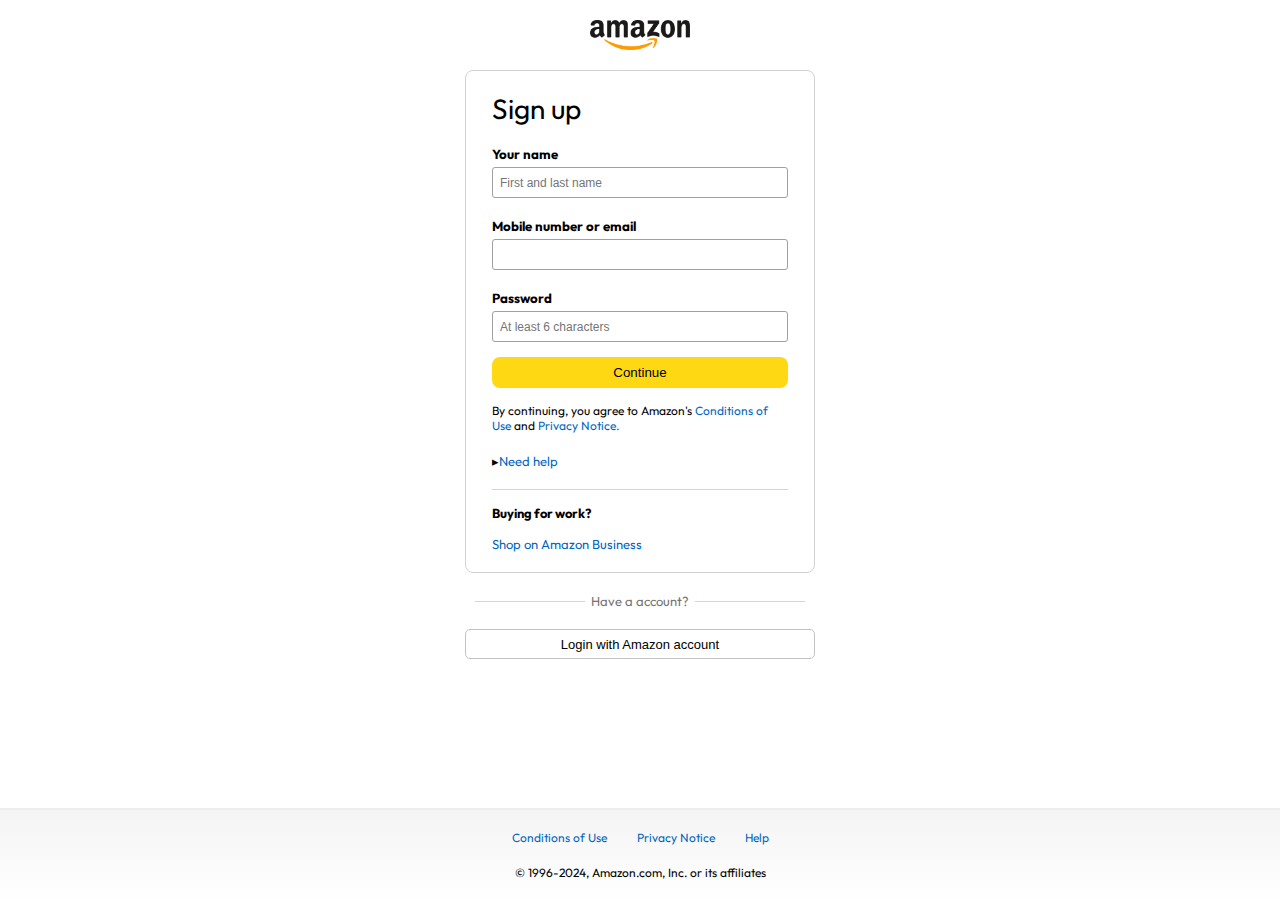
<file: signup.html>
<html lang="en">
<head>
    <meta charset="UTF-8">
    <meta name="viewport" content="width=device-width, initial-scale=1.0">
    <title>Login</title>
    <link rel="stylesheet" href="./login.css">
</head>
<body>
    <a href="/"><img class="logo" src="./assets/amazon_logo_dark.png" width="100px" alt=""></a>
    <div class="login-container">
        <h1 class="login-title">Sign up</h1>
        <h5 class="input-lable">Your name</h5>
        <input type="text" placeholder="First and last name">
        <h5 class="input-lable">Mobile number or email</h5>
        <input type="text" >
        <h5 class="input-lable">Password</h5>
        <input type="password" placeholder="At least 6 characters">
        <button>Continue</button>
        <p class="login-condition">By continuing, you agree to Amazon's <span>Conditions of Use</span> and <span>Privacy Notice.</span></p>
        <p class="login-help">&#9656<span>Need help</span></p>
        <hr>
        <h4>Buying for work?</h4>
        <p class="login-business"><span>Shop on Amazon Business</span></p>
    </div>
    <div class="login-section-text">
        <hr><p>Have a account?</p><hr>
    </div>
    <a href="./login.html"><button class="login-signup-btn">Login with Amazon account</button></a>
    <footer>
        <div class="footer-links">
            <a href="#"> Conditions of Use </a>
            <a href="#"> Privacy Notice </a>
            <a href="#"> Help </a>
        </div>
        <p class="footer-copyright">
            © 1996-2024, Amazon.com, Inc. or its affiliates
        </p>
    </footer>
</body>
</html>
</file>
<file: style.css>
@import url("https://fonts.googleapis.com/css2?family=Outfit&display=swap");

* {
  margin: 0;
  padding: 0;
  box-sizing: border-box;
  font-family: Outfit;
}

body {
  background: #dadada;
}

a {
  text-decoration: none;
  color: inherit;
}

nav {
  display: flex;
  align-items: center;
  justify-content: space-between;
  background-color: #131921;
  padding: 10px 20px;
  color: white;
}

.nav-country {
  display: flex;
  align-items: end;
  margin-left: 15px;
  font-size: 13px;
  color: #c4c4c4;
}

.nav-country h1 {
  font-size: 14px;
  color: white;
}

.nav-search {
  flex: 1;
  display: flex;
  align-items: center;
  background: white;
  color: grey;
  max-width: 1000px;
  border-radius: 4px;
  margin-left: 15px;
}

.nav-search-category {
  display: flex;
  align-items: center;
  padding: 10px 20px;
  gap: 5px;
  background-color: #e5e5e5;
  border-radius: 4px 0px 0px 4px;
}

.nav-search-input {
  border: none;
  outline: none;
  padding-left: 20px;
  width: 100%;
}

.nav-search-icon {
  max-width: 41px;
  padding: 8px;
  background: #ffd64f;
  border-radius: 0px 4px 4px 0px;
}

.nav-language {
  display: flex;
  align-items: center;
  gap: 2px;
  font-weight: 600;
  margin-left: 15px;
}

.nav-texts {
  margin-left: 15px;
}

.nav-texts p {
  font-size: 10px;
}

.nav-texts h1 {
  font-size: 14px;
}

.nav-cart {
  display: flex;
  align-items: end;
  margin: 0px 15px;
}

.nav-bottom {
  display: flex;
  align-items: center;
  gap: 20px;
  padding: 8px 20px;
  background: #232f3e;
  color: white;
  font-size: 15px;
}

.nav-bottom div {
  display: flex;
  align-items: center;
  gap: 5px;
  font-weight: 600;
}

.header-slider ul {
  display: flex;
  overflow-y: hidden;
}

.header-img {
  max-width: 100%;
  mask-image: linear-gradient(to bottom, #000000 50%, transparent 100%);
}

.header-slider a {
  position: absolute;
  top: 20%;
  z-index: 1;
  padding: 5vh 1vw;
  background: #ffffff4f;
  color: #0000007b;
  text-decoration: none;
  font-weight: 600;
  font-size: 18px;
  cursor: pointer;
}

.control_next {
  right: 0;
}

.box-row {
  display: flex;
  flex-wrap: wrap;
  row-gap: 20px;
  justify-content: space-between;
  margin: 20 30px;
}

.header-box {
  margin-top: -20vw;
}

.box-col {
  display: flex;
  flex-direction: column;
  gap: 10px;
  padding: 15px 20px;
  background: white;
  z-index: 1;
  max-width: 24%;
  min-width: 200px;
}

.box-col a {
  text-decoration: none;
  font-size: 13px;
  color: #009999;
  font-weight: 500;
}

.products-slider {
  background-color: white;
  margin: 0px 30px;
  padding: 20px;
  margin-bottom: 15px;
}

.products-slider .products {
  display: flex;
  overflow-x: auto;
  gap: 20px;
  margin-top: 10px;
}

.products-slider .products::-webkit-scrollbar {
  display: none;
}

.products-slider .products img {
  max-width: 200px;
  max-height: 200;
}

.products-slider-with-price {
  background-color: white;
  margin: 0px 30px;
  padding: 20px;
  margin-bottom: 15px;
}

.products-slider-with-price .products {
  display: flex;
  overflow-x: auto;
  gap: 10px;
  margin-top: 10px;
}

.products-slider-with-price .products::-webkit-scrollbar {
  display: none;
}

.product-card {
  display: flex;
  flex-direction: column;
  justify-content: end;
  min-width: 210px;
  background: #fbfbfb;
}

.products-slider-with-price img {
  width: 110px;
  margin: 0px 50px;
}

.product-offer p {
  background-color: #be0b3b;
  color: white;
  display: inline-block;
  padding: 2px 5px;
  border-radius: 2px;
  margin: 8px 0px;
  font-size: 13px;
}

.product-offer span {
  color: #be0b3b;
  font-weight: 500;
  font-size: 12px;
}

.product-price {
  color: grey;
  font-size: 13px;
}

.product-price span {
  font-size: 16px;
  font-weight: 500;
  color: #525252;
}

.product-price p {
  color: grey;
  font-size: 13px;
}

.product-card h4 {
  color: #525252;
  font-size: 15px;
  font-weight: 400;
}

.footer {
  margin-top: 15px;
}
.foot-panel1 {
  background-color: #37375a;
  color: white;
  height: 50px;
  display: flex;
  align-items: center;
  justify-content: center;
  font-size: 0.85rem;
}
a {
  color: white;
  text-decoration: none;
}
.foot-panel1:hover {
  background-color: grey;
}

.foot-panel2 {
  background-color: #222f3d;
  color: white;
  height: 300px;
  display: flex;
  justify-content: space-evenly;
}

ul {
  margin-top: 20px;
}
ul a {
  display: block;
  font-size: 0.85rem;
  margin-top: 10px;
  color: #dddddd;
}
.foot-panel3 {
  background-color: #222f3d;
  color: white;
  border-top: 0.5px solid white;
  height: auto;
  display: flex;
  align-items: center;
  justify-content: center;
}

.logo {
  background-image: url("assets/amazon_logo.png");
  background-size: cover;
  height: 20px;
  width: 50px;
  padding-right: 100px;
  padding-right: 50px;
}
.english {
  display: flex;
  margin-left: 30px;
  border: 1px solid whitesmoke;
  border-radius: 5px;
  padding: 5px 50px 5px 5px;
  align-items: left;
}
.global {
  margin: 5px;
  display: flex;
  align-items: center;
}
.english h3 {
  margin: 2px;
}
.as2 {
  margin: 0px;
  display: flex;
  align-items: center;
}
#up {
  position: relative;
  left: 0.64rem;
}
.lang-button {
  display: flex;
  margin-right: 30%;
}
.footpanel4 {
  background-color: #0f1111;
  color: white;
  height: 80px;
  font-size: 0.7rem;
  text-align: center;
}
.pages {
  padding-top: 25px;
}
.copyright {
  padding-top: 5px;
}

/* ---------- media query ----------- */

@media only screen and (max-width: 900px) {
  nav {
    flex-wrap: wrap;
  }
  .nav-search {
    order: 7;
    margin: 15px 0 5px;
    min-width: 300px;
  }
  .box-col {
    max-width: 48%;
  }
}

@media only screen and (max-width: 600px) {
  .nav-country {
    display: none;
  }
  .nav-language {
    display: none;
  }
  .nav-texts {
    display: none;
  }
  .nav-bottom {
    font-size: 13px;
    gap: 10px;
    overflow-x: scroll;
  }
  .nav-bottom::-webkit-scrollbar {
    display: none;
  }
  .nav-bottom p {
    text-wrap: nowrap;
  }
  .mobile-user-icon {
    display: flex !important;
    flex: 1;
    justify-content: flex-end;
  }
  .mobile-user-icon img {
    width: 25px;
  }
  .nav-cart h4 {
    display: none;
  }
  .nav-cart img {
    width: 25px;
  }
  .header-slider a {
    top: 24%;
    padding: 2vh 1vw;
    font-size: 15px;
  }
  .box-col {
    max-width: 100%;
    width: 100%;
  }
  footer {
    justify-content: center;
    flex-direction: column;
    font-size: 14px;
  }
}
</file>
<file: cart.css>
.cart {
    display: flex;
    gap: 20px;
    margin: 20px;
}

.cart-left {
    background-color: white;
    padding: 20px;
}

.cart-left h1 {
    font-size: 28px;
    font-weight: 400;
    margin-bottom: 15px;
}

.cart-left hr {
    border: none;
    height: 1px;
    background-color: #dadada;
}

.product-cart-list {
    display: flex;
    align-items: start;
    gap: 10px;
    padding: 24px 0px 12px 12px;
}

.product-cart-titleprice {
    display: flex;
    gap: 20px;
    font-size: 18px;
}

.product-cart-bestseller {
    font-size: 12px;
    margin-top: 10px;
}

.product-cart-bestseller span {
    font-size: 13px;
    background-color: #c45500;
    color: white;
    padding: 3px 8px;
}

.product-cart-stock {
    font-size: 13px;
    color: #007600;
    margin: 4px 0px;
}
.product-cart-delivery {
    font-size: 15px;
}
.product-cart-returns {
    font-size: 15px;
    color: #007185;
    font-weight: 400;
}
.product-cart-giftoption{
    color: #494949;
    font-size: 13px;
    margin: 3px 0px;
}
.product-cart-giftoption span{
    color: #007185;
}
.product-cart-specs{
    max-width: 150px;
    display: grid;
    grid-template-columns: auto auto;
    row-gap: 3px;
    font-size: 13px;
    margin: 7px 0px;
}
.product-cart-list-action{
    display: flex;
    gap: 12px;
    font-size: 14px;
    color: #007185;
}
.product-cart-list-action hr{
    height: 20px;
    width: 1px;
    background-color: #cfcfcf;
}
.product-cart-list-action select{
 padding:5px;
 border-radius: 6px;
 background-color: #f3f3f3;
}
.cart-list-subtotal{
    text-align: right;
    font-size: 20px;
    margin-top: 10px;
}
.cart-right{
    background-color: white;
    padding: 20px;
    max-height: 220px;
    min-width: 280px;
}
.cart-free-delivery{
    display: flex;
    font-size: 13px;
}
.cart-subtotal{
    margin-top: 20px;
    font-size: 18px;
    font-weight: 500;
}
.cart-right-gift{
    margin: 7px 0px;
    font-size: 14px;
}
.cart-right button{
    width: 100%;
    height: 31px;
    margin: 15px 0px;
    background: #FFD814;
    border: none;
    border-radius: 8px;
    cursor: pointer;
}
.cart-right button:hover{
    background: #ebc712;
}
.footer-cart{
    margin-top: 50px;
}

/* ------------- media query -------------- */

@media only screen and (max-width: 900px){
    .cart{
        flex-wrap: wrap;
    }
}
@media only screen and (max-width: 600px){
    
    .product-cart-list{
        padding: 24px 0;
    }
    .product-cart-list img{
        width: 80px;
    }
    .product-cart-titleprice{
        flex-wrap: wrap;
        font-size: 14px;
    }
    .product-cart-delivery{
        font-size: 13px;
    }
    .product-cart-list-action .action-btn:nth-last-child(1){
        display: none;
    }
    .product-cart-list-action hr:nth-last-child(2){
        display: none;
    }
    .product-cart-list-action .action-btn:nth-last-child(3){
        display: none;
    }
    .product-cart-list-action hr:nth-last-child(4){
        display: none;
    }
    .cart-right{
        min-width: 100%;
    }
    
}
</file>
<file: login.css>
@import url('https://fonts.googleapis.com/css2?family=Outfit&display=swap');

*{
    padding: 0;
    margin: 0;
    box-sizing: border-box;
}
body{
    background-color: #ffffff;
    text-align: center;
    font-family: Outfit;
    min-height: 100vh;
}
.logo{
    margin-top: 20px;
}
.login-container{
    max-width:350px;
    border: 1px solid #d2d2d2;
    margin: auto;
    margin-top: 20px;
    padding: 20px 26px;
    border-radius: 8px;
    text-align: left;
}
.login-title{
    font-size: 28px;
    font-weight: 400;
}
.input-lable{
    margin-top: 20px;
}
.login-container input{
    width: 100%;
    height: 31px;
    margin-top: 5px;
    padding: 3px 7px;
    border: 1px solid #a0a0a0;
    border-radius: 3px;
    font-size: 12px;
}
.login-container input:focus{
    outline: 3px solid #c2f2ff;
}
.login-container button{
    width: 100%;
    height: 31px;
    margin: 15px 0px;
    background: #FFD814;
    border: none;
    border-radius: 8px;
    cursor: pointer;
}
.login-container button:hover{
    background: #ebc712;
}
.login-condition{
    font-size: 12px;
}
.login-container p span{
    color: #0066c0;
}
.login-help{
    font-size: 13px;
    margin: 20px 0px;
}
hr{
    border: none;
    height: 1px;
    background-color: #d4d4d4;
}
.login-container h4{
    margin: 15px 0px;
    font-size: 13px;
}
.login-business{
    font-size: 13px;
}
.login-section-text{
    width: 350px;
    font-size: 13px;
    color: #737373;
    margin: 20px auto;
    display: flex;
    align-items: center;
    justify-content: center;
    gap: 6px;
}
.login-section-text hr{
    width: 110px;
}
.login-signup-btn{
    width: 350px;
    height: 30px;
    font-size: 13px;
    background-color: white;
    border-radius: 5px;
    border: 1px solid #c3c3c3;
}
.login-signup-btn:hover{
    background-color: #f1f1f1;
}

footer{
    width: 100%;
    height: auto;
    max-height: 200px;
    margin-top: 20px;
    padding: 20px 0px;
    position: fixed;
    bottom: 0;
    background: linear-gradient(to bottom, #f4f4f4, #ffffff);
    border-top: 2px solid #ededed;
    font-size: 12px;
}
footer .footer-links {
    display: flex;
    justify-content: center;
    gap: 30px;
    margin-bottom: 20px;
}
footer .footer-links a{
    text-decoration: none;
    color: #0066c0;
}
</file>
<file: product.css>
body{
    background: white;
}
.breadcrum{
    padding: 10px 20px;
    font-size: 12px;
    color: #565656;
    background-color: white;
}
.product-display{
    background-color: white;
    min-height: 100%;
    padding: 10px 20px;
    display: flex;
}
.product-d-image{
    display: flex;
    gap: 10px;
}
.product-list-image{
    display: flex;
    flex-direction: column;
    gap: 10px;
}
.product-list-image img{
   border: 1px solid grey;
   border-radius: 10px;
}
.product-d-details{
    
    margin: 0px 30px;
}
.product-title{
    font-size: 25px;
}
.product-store{
    margin-top: 5px;
    color:#007185;
    font-size: 14px;
}
.product-rating{
    display: flex;
    flex-direction: column;
    gap: 10px;
}
.product-rating div{
    display: flex;
    align-items: center;
    gap: 10px;
}
.product-rating p{
    color: #007185;
}
.product-rating p span{
    color: #ffffff;
    background-color: #c73500 ;
    padding: 2px 5px;
    border-radius: 3px;
    font-size: 14px;
}
.product-rating h5{
    font-weight: 400;
}
.product-prices{
    display: flex;
    flex-direction: column;
    gap: 5px;
}
.product-prices div{
    display: flex;
    align-items: center;
    gap: 10px;
    margin: 10px 0px;
}
.product-prices div p{
    font-size: 26px;
    color:#c73500;
}
.product-prices div h1{
    font-size: 14px;
    font-weight: 500;
}
.product-prices div h1 span{
    font-size: 26px;
    font-weight: 500;
}
.product-prices h5{
    font-weight: 400;
    color: #565656;
}
.product-prices h5 span{
    text-decoration: line-through;
}
.product-prices p span{
    color: #007185;
}
.product-color-selection{
    margin: 15px 0px;
}
.product-color-options{
    display: flex;
    justify-content: space-between;
    margin-top: 10px;
}
.option{
    display: flex;
    align-items: center;
    padding: 8px 12px;
    border: 1px solid #cbcbcb;
    gap: 10px;
}
.product-info{
    display: grid;
    grid-template-columns: auto auto;
    max-width: 300px;
    margin-bottom: 15px;
}

.product-description h1{
    font-size: 20px;
    margin: 15px 0px;
}

.product-description ul{
    display: flex;
    flex-direction: column;
    gap: 10px;
    margin-left: 30px;
}

.product-d-purchase{
    width: 100%;
    max-width: 280px;
    border: 1px solid #c1c1c1;
    border-radius: 10px;
    padding: 20px;
}
.product-d-purchase .title{
    display: flex;
    justify-content: space-between;
    align-items: center;
}
.product-d-purchase .price{
    font-weight: 400;
    font-size: 16px;
    margin: 10px 0px;
}
.product-d-purchase .price span{
    font-size: 26px;
    padding: 2px;
}
.product-d-purchase .gap{
    margin: 15px 0px;
}
.product-d-purchase p span{
    color: #007185;
}
.pincode-section{
    display: flex;
    align-items: center;
    gap: 3px;
}
.product-stock{
    margin: 15px 0px;
    color: green;
    font-weight: 400;
}
.product-quantity{
    padding: 8px 5px;
    outline: none;
    width: 100%;
    border-radius: 5px;
    background-color: #efefef;
    border-color: #c1c1c1;
}
.product-d-purchase .btn{
    outline: none;
    border: none;
    background-color: #c1c1c1;
    width: 100%;
    padding: 10px 0px;
    margin-top: 10px;
    border-radius: 50px;
    background-color: #FFD814;
}
.product-d-purchase .product-buy{
    background-color: #FFA41C;
}
.product-seller-info{
    display: grid;
    grid-template-columns: auto auto;
    width: 100%;
    gap: 4px;
    font-size: 14px;
    color: #565656;
}
.product-seller-info-value{
    color: #007185;
}
.product-d-purchase hr{
    margin: 20px 0px;
}
.product-addtolist{
    width: 100%;
    padding: 5px 15px;
    border-radius: 5px;
    border-width: 1px;
    text-align: start;
    background: white;
}
.product-footer{
    margin-top: 100px;
}


/* ---------- media query ---------- */
@media only screen and (max-width: 900px){
    .product-display{
        flex-wrap: wrap;
    }
}
@media only screen and (max-width: 600px){
    .breadcrum{
        display: none;
    }
    
    .product-list-image {
        display: none;
    }
    .product-main-image img{
        width: 100%;
        padding: 20px;
    }
    .option{
        padding: 6px 8px;
    }
    .option p{
        display: none;
    }
    .product-d-purchase{
        max-width: 90%;
        margin: 20px auto 10px;
    }
}
</file>
